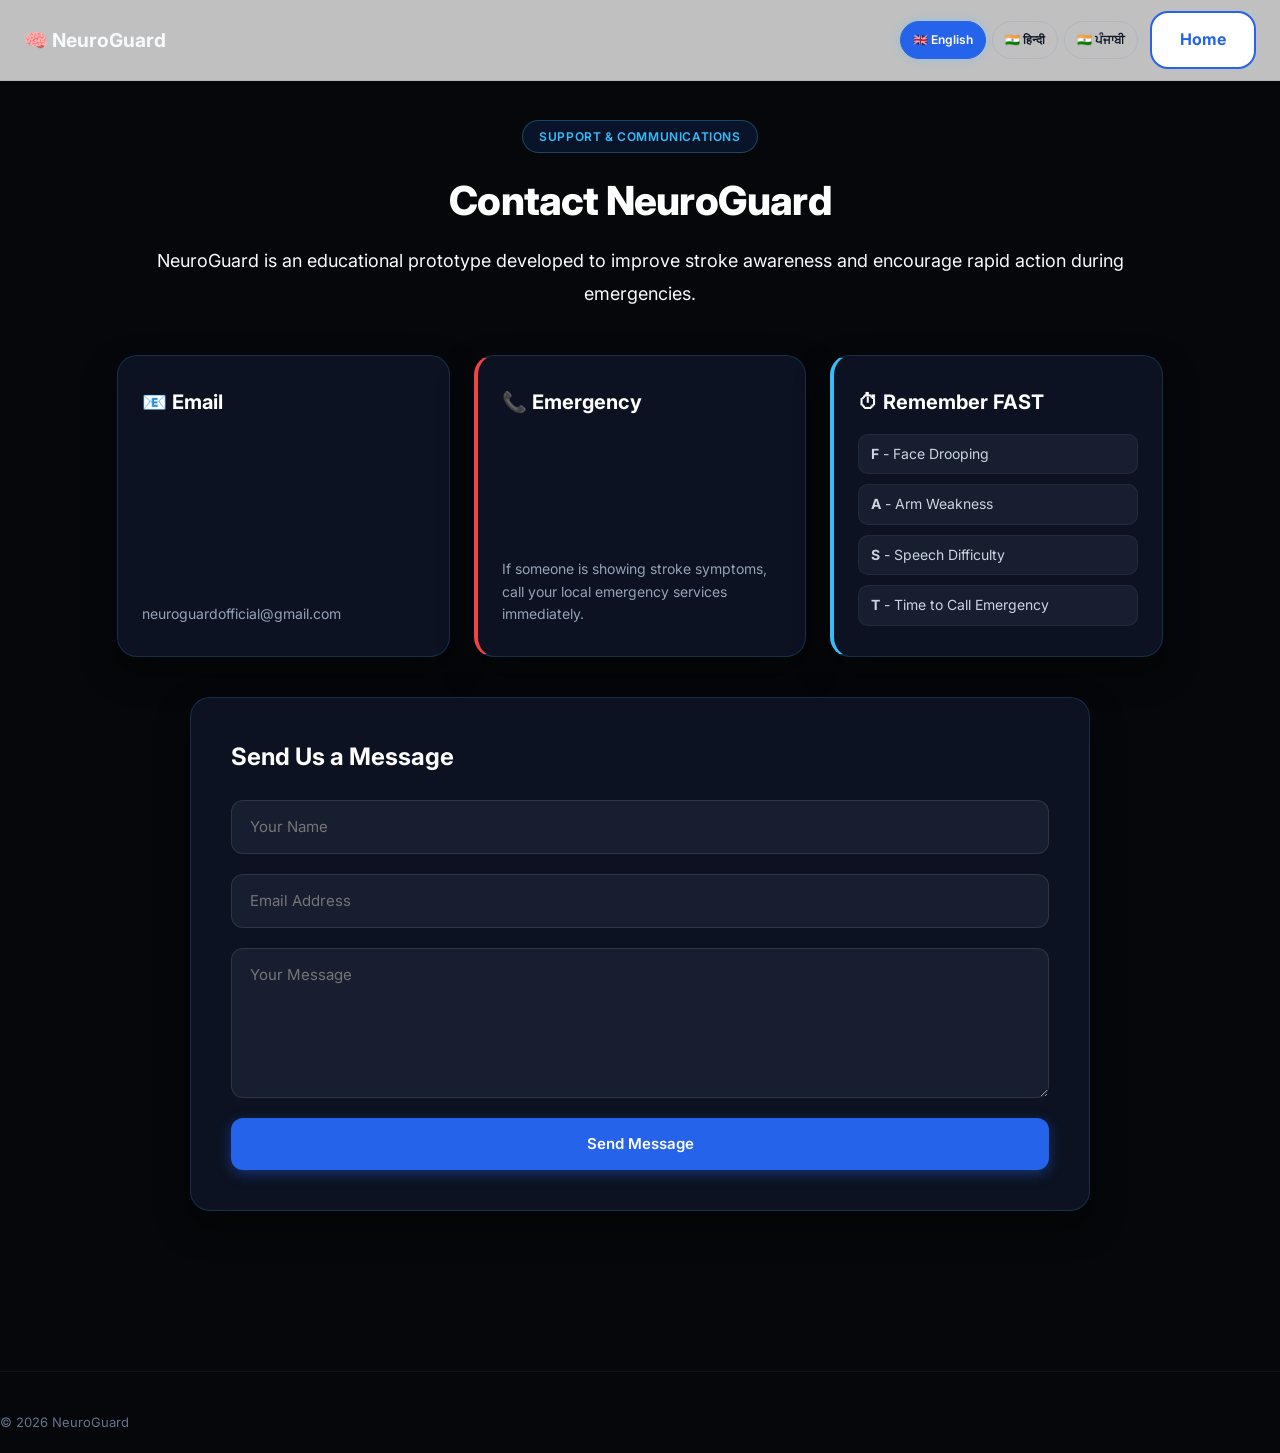
<file: contact.html>
<!DOCTYPE html>
<html lang="en">
<head>
    <meta charset="UTF-8">
    <meta name="viewport" content="width=device-width, initial-scale=1.0">
    <title>Contact | NeuroGuard</title>

    <link rel="stylesheet" href="css/variables.css">
    <link rel="stylesheet" href="css/style.css">
    <link rel="stylesheet" href="css/components.css">
    <link rel="stylesheet" href="css/animations.css">
    <link rel="stylesheet" href="css/responsive.css">
    <link rel="stylesheet" href="css/navbar.css">

    <link rel="preconnect" href="https://fonts.googleapis.com">
    <link href="https://fonts.googleapis.com/css2?family=Inter:wght@300;400;500;600;700;800&display=swap" rel="stylesheet">
    <link rel="manifest" href="manifest.json">

    <meta name="theme-color" content="#2563EB">
    <link rel="apple-touch-icon" href="assets/icon-192.png">

    <!-- GSAP Animation Library -->
    <script src="https://cdnjs.cloudflare.com/ajax/libs/gsap/3.12.2/gsap.min.js"></script>

    <style>
        /* =========================================================
            Enhanced Contact Page Styling & Clinical UI HUD
        ========================================================= */

        :root {
            --bg-main: #05070a;
            --card-bg: rgba(15, 23, 42, 0.75);
            --card-border: rgba(56, 189, 248, 0.18);
            --primary-glow: rgba(37, 99, 235, 0.35);
            --accent-blue: #38bdf8;
            --accent-green: #34d399;
            --accent-red: #ef4444;
        }

        body {
            background-color: var(--bg-main);
            color: #f8fafc;
            font-family: 'Inter', sans-serif;
            overflow-x: hidden;
        }

        /* Contact Page Hero */
        .contact-page {
            max-width: 1200px;
            margin: 0 auto;
            padding: 120px 6% 80px 6%;
        }

        .contact-hero-header {
            text-align: center;
            margin-bottom: 40px;
        }

        .contact-page .badge {
            display: inline-block;
            background: rgba(37, 99, 235, 0.15);
            border: 1px solid rgba(56, 189, 248, 0.3);
            color: var(--accent-blue);
            padding: 6px 16px;
            border-radius: 20px;
            font-size: 12px;
            font-weight: 600;
            letter-spacing: 0.05em;
            margin-bottom: 16px;
            text-transform: uppercase;
        }

        .contact-page h1 {
            font-size: 40px;
            font-weight: 800;
            letter-spacing: -0.02em;
            margin-bottom: 12px;
            color: #ffffff;
        }

        .contact-page > p {
            color: #94a3b8;
            font-size: 16px;
            max-width: 700px;
            margin: 0 auto 40px auto;
            line-height: 1.6;
            text-align: center;
        }

        /* Grid layout for cards */
        .feature-grid {
            display: grid;
            grid-template-columns: repeat(auto-fit, minmax(280px, 1fr));
            gap: 24px;
            margin-bottom: 40px;
        }

        .card {
            background: var(--card-bg);
            border: 1px solid var(--card-border);
            border-radius: 20px;
            padding: 30px 24px;
            backdrop-filter: blur(16px);
            box-shadow: 0 15px 35px rgba(0, 0, 0, 0.4);
            transition: all 0.3s cubic-bezier(0.4, 0, 0.2, 1);
            display: flex;
            flex-direction: column;
            justify-content: space-between;
            position: relative;
            overflow: hidden;
        }

        .card:hover {
            transform: translateY(-4px);
            border-color: rgba(56, 189, 248, 0.4);
            box-shadow: 0 20px 40px rgba(0, 0, 0, 0.6), 0 0 20px rgba(37, 99, 235, 0.2);
        }

        .card h2, .card h3 {
            font-size: 20px;
            font-weight: 700;
            color: #ffffff;
            margin-bottom: 16px;
            display: flex;
            align-items: center;
            gap: 10px;
        }

        .card p {
            color: #94a3b8;
            font-size: 14px;
            line-height: 1.6;
            margin: 0;
        }

        .card a {
            color: var(--accent-blue);
            text-decoration: none;
            font-weight: 600;
        }

        .card a:hover {
            text-decoration: underline;
        }

        /* Fast info list tweaks */
        .fast-mini-list {
            list-style: none;
            padding: 0;
            margin: 0;
            display: flex;
            flex-direction: column;
            gap: 10px;
        }

        .fast-mini-list li {
            padding: 8px 12px;
            background: rgba(30, 41, 59, 0.6);
            border: 1px solid rgba(255, 255, 255, 0.05);
            border-radius: 10px;
            font-size: 14px;
            color: #cbd5e1;
        }

        /* Form Card Customization */
        .form-card {
            background: var(--card-bg);
            border: 1px solid var(--card-border);
            border-radius: 20px;
            padding: 40px;
            backdrop-filter: blur(16px);
            box-shadow: 0 15px 35px rgba(0, 0, 0, 0.4);
            max-width: 900px;
            margin: 0 auto;
        }

        .form-card h2 {
            font-size: 24px;
            font-weight: 700;
            color: #ffffff;
            margin-bottom: 24px;
        }

        .contact-form {
            display: flex;
            flex-direction: column;
            gap: 20px;
        }

        .contact-form input,
        .contact-form textarea {
            width: 100%;
            padding: 14px 18px;
            border: 1px solid rgba(255, 255, 255, 0.1);
            border-radius: 12px;
            font-size: 15px;
            font-family: 'Inter', sans-serif;
            background: rgba(30, 41, 59, 0.6);
            color: #f8fafc;
            transition: all 0.25s ease;
            box-sizing: border-box;
        }

        .contact-form input:focus,
        .contact-form textarea:focus {
            outline: none;
            border-color: var(--accent-blue);
            background: rgba(15, 23, 42, 0.9);
            box-shadow: 0 0 0 3px rgba(56, 189, 248, 0.15);
        }

        .contact-form button {
            background: #2563eb;
            color: #ffffff;
            padding: 14px 24px;
            font-size: 15px;
            font-weight: 600;
            border-radius: 12px;
            cursor: pointer;
            transition: all 0.25s ease;
            border: none;
            box-shadow: 0 4px 14px rgba(37, 99, 235, 0.4);
        }

        .contact-form button:hover {
            background: #1d4ed8;
            transform: translateY(-2px);
            box-shadow: 0 6px 20px rgba(37, 99, 235, 0.6);
        }

        .contact-form button:active {
            transform: scale(0.99);
        }

        footer {
            text-align: center;
            padding: 40px 0 20px 0;
            color: #64748b;
            font-size: 13px;
            border-top: 1px solid rgba(255, 255, 255, 0.05);
            margin-top: 80px;
        }

        @media (max-width: 768px) {
            .contact-page h1 { font-size: 32px; }
            .form-card { padding: 24px; }
        }
    </style>
</head>

<body>

<header>
<nav>
<div class="logo">
    <span>🧠 NeuroGuard</span>
</div>

<div class="nav-actions">
    <div id="languageMenuContainer" class="language-menu-grid"></div>

    <a href="index.html">
        <button class="secondary" id="resultHomeBtn">
            Home
        </button>
    </a>
</div>
</nav>
</header>

<section class="contact-page">

    <div class="contact-hero-header">
        <div class="badge" id="contactBadge">
            Support & Communications
        </div>

        <h1 id="contactTitle">
            Contact NeuroGuard
        </h1>

        <p id="contactDesc">
            NeuroGuard is an advanced educational prototype engineered to improve neurological screening accessibility and encourage rapid action during emergencies.
        </p>
    </div>

    <div class="feature-grid">

        <div class="card">
            <h3 id="emailTitle">
                📧 Direct Email
            </h3>
            <p id="emailText">
                For inquiries, feedback, or collaboration opportunities, reach out directly:<br><br>
                <a href="mailto:neuroguardofficial@gmail.com">neuroguardofficial@gmail.com</a>
            </p>
        </div>

        <div class="card" style="border-left: 4px solid var(--accent-red);">
            <h3 id="emergencyTitle">
                📞 Emergency Protocol
            </h3>
            <p id="emergencyDesc">
                If someone is showing acute stroke or neurological symptoms, do not wait. Call local emergency services immediately.
            </p>
        </div>

        <div class="card" style="border-left: 4px solid var(--accent-blue);">
            <h3 id="fastTitle">
                ⏱ Remember FAST
            </h3>
            <ul class="fast-mini-list" id="fastDescList">
                <li><strong>F</strong> - Face Drooping</li>
                <li><strong>A</strong> - Arm Weakness</li>
                <li><strong>S</strong> - Speech Difficulty</li>
                <li><strong>T</strong> - Time to Call Emergency</li>
            </ul>
        </div>

    </div>

    <div class="form-card">

        <h2 id="messageTitle">
            Send Us a Message
        </h2>

        <form class="contact-form" onsubmit="event.preventDefault(); alert('Thank you! Your message has been simulated successfully.');">

            <input
                type="text"
                id="nameInput"
                placeholder="Your Name"
                required
            >

            <input
                type="email"
                id="emailInput"
                placeholder="Email Address"
                required
            >

            <textarea
                rows="5"
                id="messageInput"
                placeholder="Type your message or feedback here..."
                required
            ></textarea>

            <button
                class="primary"
                type="submit"
                id="sendButton">
                Send Message
            </button>

        </form>

    </div>

</section>

<footer>
    <p id="footerCopyright">
        © 2026 NeuroGuard • AI-Assisted Stroke Awareness Platform
    </p>
</footer>

<script src="js/mobile-menu.js"></script>
<script src="js/navigation.js"></script>
<script src="js/components.js"></script>
<script src="js/app.js"></script>
<script type="module" src="js/language.js"></script>
<script>
if ("serviceWorker" in navigator) {
    window.addEventListener("load", () => {
        navigator.serviceWorker.register("./sw.js")
            .then(() => console.log("Service Worker registered"))
            .catch(err => console.error(err));
    });
}
</script>
</body>
</html>
</file>
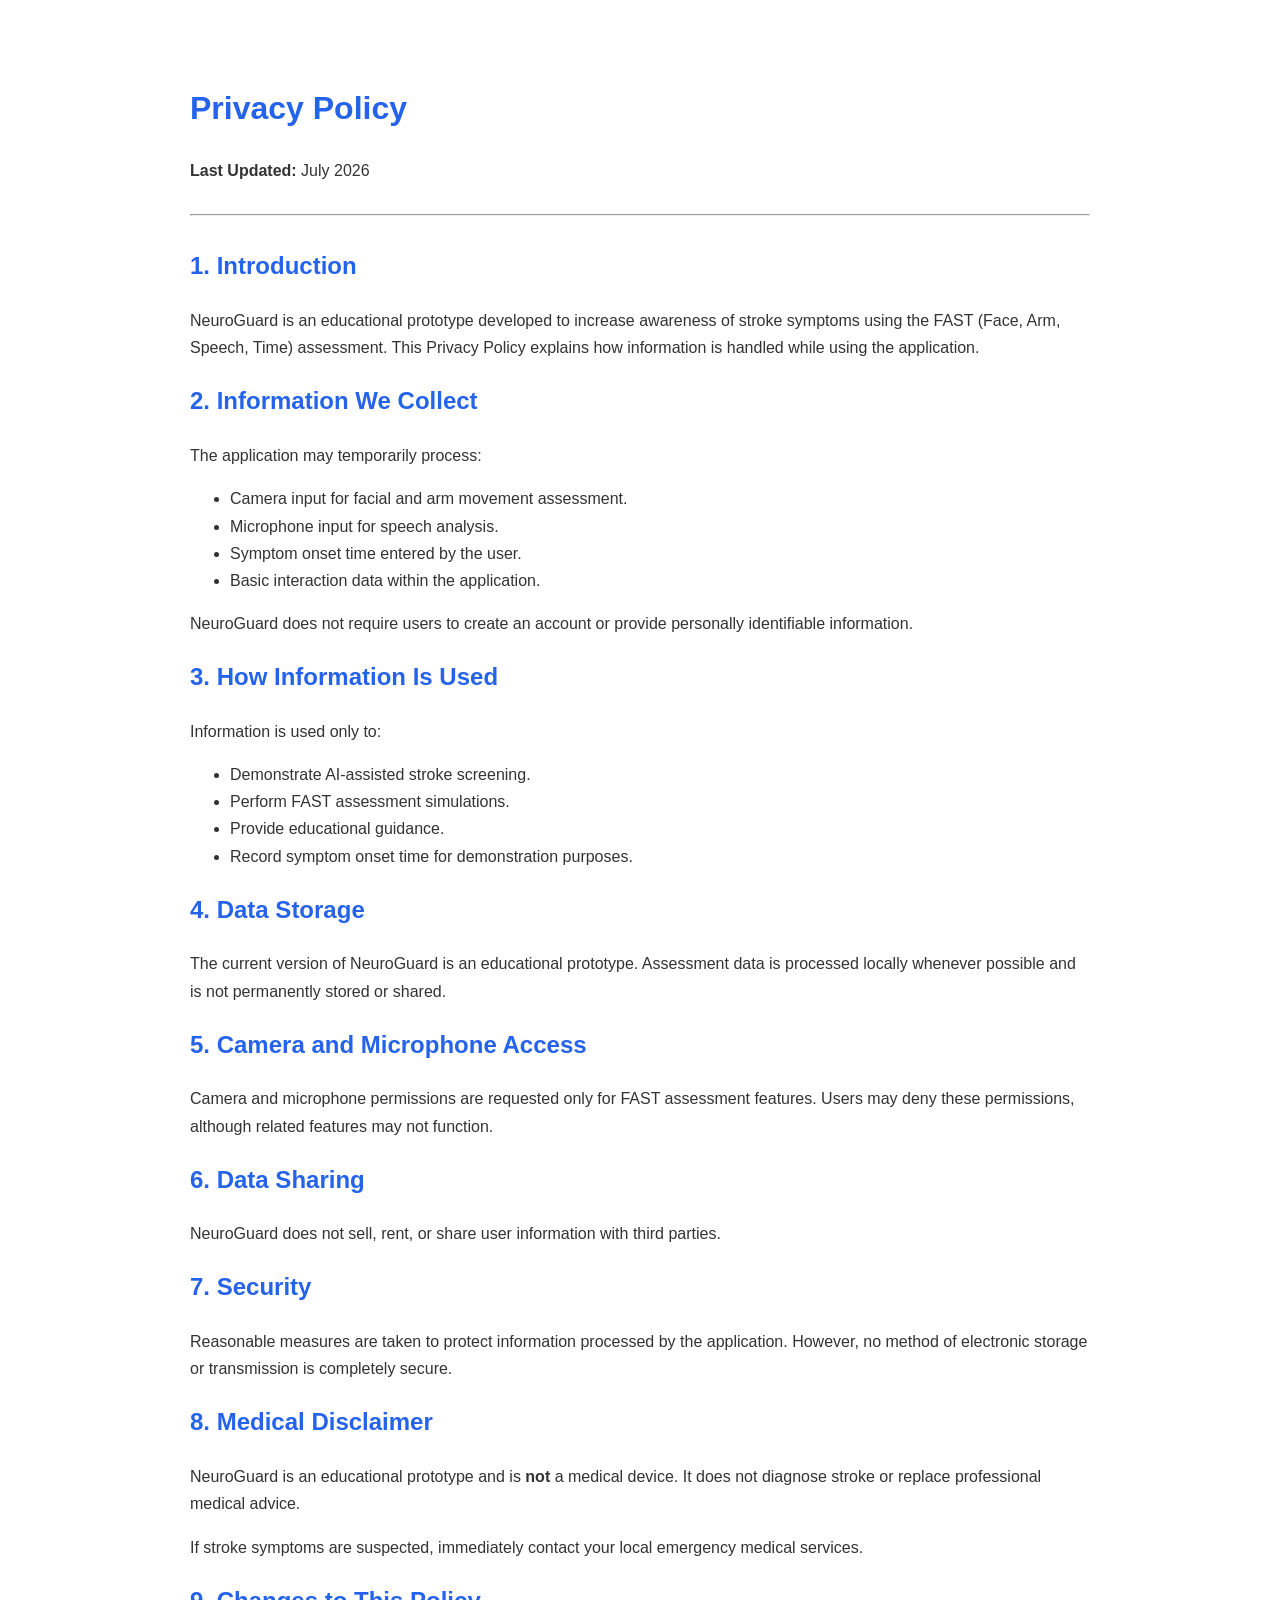
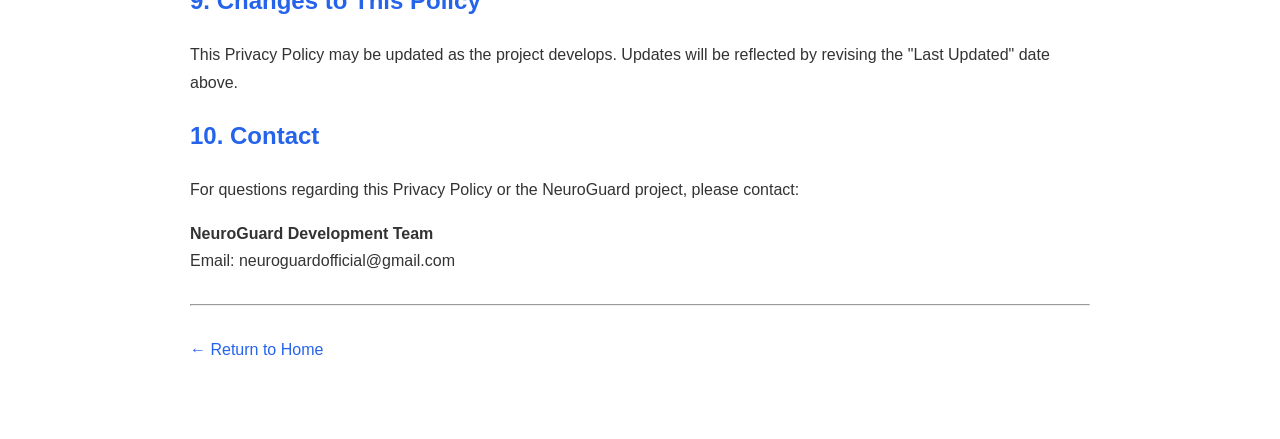
<file: privacy.html>
<!DOCTYPE html>
<html lang="en">
<head>
    <meta charset="UTF-8">
    <meta name="viewport" content="width=device-width, initial-scale=1.0">
    <title>Privacy Policy | NeuroGuard</title>

    <style>
        body{
            font-family: Arial, Helvetica, sans-serif;
            max-width:900px;
            margin:40px auto;
            padding:20px;
            line-height:1.7;
            color:#333;
            background:#fff;
        }

        h1,h2{
            color:#2563eb;
        }

        hr{
            margin:30px 0;
        }

        a{
            color:#2563eb;
            text-decoration:none;
        }

        a:hover{
            text-decoration:underline;
        }
    </style>
    <link rel="manifest" href="manifest.json">

<meta name="theme-color" content="#2563EB">

<link rel="apple-touch-icon" href="assets/icon-192.png">
</head>
<body>

<h1>Privacy Policy</h1>

<p><strong>Last Updated:</strong> July 2026</p>

<hr>

<h2>1. Introduction</h2>

<p>
NeuroGuard is an educational prototype developed to increase awareness of stroke symptoms using the FAST (Face, Arm, Speech, Time) assessment. This Privacy Policy explains how information is handled while using the application.
</p>

<h2>2. Information We Collect</h2>

<p>The application may temporarily process:</p>

<ul>
    <li>Camera input for facial and arm movement assessment.</li>
    <li>Microphone input for speech analysis.</li>
    <li>Symptom onset time entered by the user.</li>
    <li>Basic interaction data within the application.</li>
</ul>

<p>
NeuroGuard does not require users to create an account or provide personally identifiable information.
</p>

<h2>3. How Information Is Used</h2>

<p>Information is used only to:</p>

<ul>
    <li>Demonstrate AI-assisted stroke screening.</li>
    <li>Perform FAST assessment simulations.</li>
    <li>Provide educational guidance.</li>
    <li>Record symptom onset time for demonstration purposes.</li>
</ul>

<h2>4. Data Storage</h2>

<p>
The current version of NeuroGuard is an educational prototype. Assessment data is processed locally whenever possible and is not permanently stored or shared.
</p>

<h2>5. Camera and Microphone Access</h2>

<p>
Camera and microphone permissions are requested only for FAST assessment features. Users may deny these permissions, although related features may not function.
</p>

<h2>6. Data Sharing</h2>

<p>
NeuroGuard does not sell, rent, or share user information with third parties.
</p>

<h2>7. Security</h2>

<p>
Reasonable measures are taken to protect information processed by the application. However, no method of electronic storage or transmission is completely secure.
</p>

<h2>8. Medical Disclaimer</h2>

<p>
NeuroGuard is an educational prototype and is <strong>not</strong> a medical device. It does not diagnose stroke or replace professional medical advice.
</p>

<p>
If stroke symptoms are suspected, immediately contact your local emergency medical services.
</p>

<h2>9. Changes to This Policy</h2>

<p>
This Privacy Policy may be updated as the project develops. Updates will be reflected by revising the "Last Updated" date above.
</p>

<h2>10. Contact</h2>

<p>
For questions regarding this Privacy Policy or the NeuroGuard project, please contact:
</p>

<p>
<strong>NeuroGuard Development Team</strong><br>
Email: neuroguardofficial@gmail.com
</p>

<hr>

<p>
<a href="index.html">← Return to Home</a>
</p>
<script>
if ("serviceWorker" in navigator) {
    window.addEventListener("load", () => {
        navigator.serviceWorker.register("./sw.js")
            .then(() => console.log("Service Worker registered"))
            .catch(err => console.error(err));
    });
}
</script>
</body>
</html>
</file>
<file: css/variables.css>
/* ==========================================================
   NeuroGuard - variables.css
   Design System
   ========================================================== */

:root {

  /* ========================================
     BRAND COLORS
  ======================================== */

  --primary: #2563eb;
  --primary-dark: #1d4ed8;
  --primary-light: #60a5fa;

  --secondary: #06b6d4;
  --secondary-light: #67e8f9;

  --accent: #14b8a6;
  --accent-light: #5eead4;

  --danger: #ef4444;
  --warning: #f59e0b;
  --success: #22c55e;

  /* ========================================
     LIGHT THEME
  ======================================== */

  --bg: #f8fafc;
  --surface: #ffffff;
  --surface-hover: #f1f5f9;

  --text: #111827;
  --text-secondary: #475569;
  --text-muted: #94a3b8;

  --border: #e2e8f0;
  --divider: #cbd5e1;

  /* ========================================
     SHADOWS
  ======================================== */

  --shadow-xs: 0 2px 6px rgba(0,0,0,.04);

  --shadow-sm:
      0 4px 12px rgba(15,23,42,.08);

  --shadow-md:
      0 10px 25px rgba(15,23,42,.10);

  --shadow-lg:
      0 18px 45px rgba(15,23,42,.14);

  --shadow-xl:
      0 30px 70px rgba(15,23,42,.18);

  /* Glass */

  --glass:
      rgba(255,255,255,.72);

  --glass-border:
      rgba(255,255,255,.35);

  --backdrop: blur(18px);

  /* ========================================
     BORDER RADIUS
  ======================================== */

  --radius-xs: 6px;
  --radius-sm: 10px;
  --radius-md: 16px;
  --radius-lg: 22px;
  --radius-xl: 30px;
  --radius-pill: 999px;

  /* ========================================
     SPACING
  ======================================== */

  --space-1: .25rem;
  --space-2: .5rem;
  --space-3: .75rem;
  --space-4: 1rem;
  --space-5: 1.5rem;
  --space-6: 2rem;
  --space-7: 3rem;
  --space-8: 4rem;
  --space-9: 6rem;

  /* ========================================
     TYPOGRAPHY
  ======================================== */

  --font:
      "Inter",
      "Segoe UI",
      Roboto,
      Helvetica,
      Arial,
      sans-serif;

  --font-heading:
      "Poppins",
      "Inter",
      sans-serif;

  --fs-xs: .75rem;
  --fs-sm: .875rem;
  --fs-base: 1rem;
  --fs-lg: 1.125rem;
  --fs-xl: 1.35rem;
  --fs-2xl: 2rem;
  --fs-3xl: 3rem;
  --fs-4xl: 4rem;
  --fs-5xl: 5rem;

  --fw-light: 300;
  --fw-normal: 400;
  --fw-medium: 500;
  --fw-semibold: 600;
  --fw-bold: 700;
  --fw-black: 900;

  --lh: 1.6;

  /* ========================================
     LAYOUT
  ======================================== */

  --navbar-height: 82px;

  --container: 1280px;

  --section-padding:
      100px 8%;

  --card-padding: 32px;

  /* ========================================
     BUTTONS
  ======================================== */

  --btn-height: 52px;
  --btn-radius: 14px;

  /* ========================================
     TRANSITIONS
  ======================================== */

  --transition-fast: .2s ease;

  --transition:
      .35s cubic-bezier(.4,0,.2,1);

  --transition-slow:
      .6s cubic-bezier(.22,1,.36,1);

  /* ========================================
     Z-INDEX
  ======================================== */

  --z-loader: 99999;
  --z-modal: 9999;
  --z-navbar: 1000;
  --z-dropdown: 900;

}


/* ==========================================================
   DARK MODE
   ========================================================== */

[data-theme="dark"] {

  --bg: #0f172a;

  --surface: #172033;

  --surface-hover: #1f2937;

  --text: #f8fafc;

  --text-secondary: #cbd5e1;

  --text-muted: #94a3b8;

  --border: #334155;

  --divider: #475569;

  --glass:
      rgba(17,24,39,.70);

  --glass-border:
      rgba(255,255,255,.08);

  --shadow-sm:
      0 6px 18px rgba(0,0,0,.35);

  --shadow-md:
      0 12px 28px rgba(0,0,0,.42);

  --shadow-lg:
      0 22px 60px rgba(0,0,0,.50);

}


/* ==========================================================
   GLOBAL RESETS
   ========================================================== */

*,
*::before,
*::after{
    margin:0;
    padding:0;
    box-sizing:border-box;
}

html{
    scroll-behavior:smooth;
}

body{

    background:var(--bg);

    color:var(--text);

    font-family:var(--font);

    line-height:var(--lh);

    transition:
        background var(--transition),
        color var(--transition);

}

img{

    display:block;

    max-width:100%;

}

button{

    font:inherit;

    cursor:pointer;

}

input,
textarea{

    font:inherit;

}

a{

    color:inherit;

    text-decoration:none;

}

ul{

    list-style:none;

}

.container{

    width:min(100% - 2rem,var(--container));

    margin-inline:auto;

}
</file>
<file: css/style.css>
/* =========================================================
   NeuroGuard
   Main Stylesheet
========================================================= */

*{
    margin:0;
    padding:0;
    box-sizing:border-box;
}

html{
    scroll-behavior:smooth;
}

body{

    font-family:'Inter',sans-serif;

    background:var(--bg);

    color:var(--text);

    overflow-x:hidden;

    transition:.35s;

}

/* ===========================
Scrollbar
=========================== */

::-webkit-scrollbar{
    width:10px;
}

::-webkit-scrollbar-track{
    background:var(--bg-secondary);
}

::-webkit-scrollbar-thumb{
    background:var(--primary);
    border-radius:20px;
}

/* ===========================
Loader
=========================== */

.loading-screen{
    position: fixed;
    inset: 0;
    background: var(--bg);
    display: flex;
    flex-direction: column;
    justify-content: center;
    align-items: center;
    gap: 30px;
    z-index: 99999;

    opacity: 1;
    visibility: visible;

    transition:
        opacity .7s ease,
        visibility .7s ease,
        transform .7s cubic-bezier(.22,1,.36,1);
}

.loading-screen.hide{
    opacity: 0;
    visibility: hidden;
    transform: scale(1.03);
    pointer-events: none;
}
.loader-logo img{

    width:85px;

}

.loader-text{

    font-size:18px;

    font-weight:600;

    color:var(--text);

}

.loader-bar{

    width:220px;

    height:8px;

    border-radius:30px;

    overflow:hidden;

    background:#e8edf6;

}

.loader-bar::before{

    content:"";

    display:block;

    width:40%;

    height:100%;

    background:linear-gradient(90deg,var(--primary),var(--secondary));

    animation:loading 1.2s infinite;

}

@keyframes loading{

0%{transform:translateX(-100%);}

100%{transform:translateX(280%);}

}

/* ===========================
Skeleton
=========================== */

#skeleton{

    display:none;

    padding:30px;

}

.skeleton-navbar,
.skeleton-text,
.skeleton-image{

    border-radius:18px;

    background:linear-gradient(
        90deg,
        #eef2f6 25%,
        #f8fafc 50%,
        #eef2f6 75%
    );

    background-size:300%;

    animation:skeleton 1.3s infinite;

}

.skeleton-navbar{

    width:100%;

    height:70px;

    margin-bottom:30px;

}

.skeleton-text{

    width:60%;

    height:30px;

    margin-bottom:15px;

}

.skeleton-text.short{

    width:35%;

}

.skeleton-image{

    width:100%;

    height:350px;

    margin-top:35px;

}

@keyframes skeleton{

   
0%{background-position:100% 0;}

100%{background-position:-100% 0;}

}

/* ===========================
Navbar
=========================== */



/* ===========================
Buttons
=========================== */

button{

    cursor:pointer;

    border:none;

    font-family:inherit;

    transition:.3s;

}

.primary{

    background:linear-gradient(
        135deg,
        var(--primary),
        var(--secondary)
    );

    color:white;

    padding:14px 28px;

    border-radius:18px;

    font-size:15px;

    font-weight:700;

    box-shadow:0 12px 35px rgba(37,99,235,.25);

}

.primary:hover{

    transform:translateY(-3px);

}

.secondary{

    background:white;

    color:var(--primary);

    border:2px solid var(--primary);

    padding:14px 28px;

    border-radius:18px;

    font-weight:700;

}

.secondary:hover{

    background:var(--primary);

    color:white;

}

/* ===========================
Sections
=========================== */

section{

    padding:90px 8%;

}

section h2{

    font-size:42px;

    margin-bottom:18px;

    font-weight:800;

}

section p{

    font-size:18px;

    color:var(--text-light);

    line-height:1.8;

}

/* ===========================
Hero
=========================== */

#home{

    display:grid;

    grid-template-columns:1.1fr 1fr;

    align-items:center;

    gap:60px;

    min-height:90vh;

}

.hero-left h1{

    font-size:66px;

    line-height:1.1;

    margin:20px 0;

}

.hero-left p{

    margin:25px 0;

}

.badge{

    display:inline-flex;

    padding:10px 18px;

    border-radius:100px;

    background:#e8f0ff;

    color:var(--primary);

    font-weight:700;

}

.hero-buttons{

    display:flex;

    gap:20px;

    margin:35px 0;

}

.hero-right{

    display:flex;

    justify-content:center;

}

.hero-right img{

    width:420px;

    animation:float 5s ease-in-out infinite;

    filter:drop-shadow(0 30px 45px rgba(0,0,0,.12));

}

@keyframes float{

50%{

transform:translateY(-12px);

}

}

.hero-stats{

    display:flex;

    gap:30px;

    margin-top:45px;

}

.hero-stats div{

    background:white;

    padding:22px;

    border-radius:20px;

    box-shadow:0 12px 40px rgba(0,0,0,.05);

    min-width:150px;

}

.hero-stats h2{

    color:var(--primary);

    margin-bottom:5px;

}

/* ===========================
Cards
=========================== */

.feature-grid,
.tech-grid,
.three-cards{

    display:grid;

    grid-template-columns:repeat(auto-fit,minmax(250px,1fr));

    gap:30px;

    margin-top:45px;

}

.card{

    background:white;

    border-radius:24px;

    padding:35px;

    box-shadow:0 15px 45px rgba(0,0,0,.05);

    transition:.35s;

}

.card:hover{

    transform:translateY(-10px);

    box-shadow:0 25px 55px rgba(0,0,0,.12);

}

.card img{

    width:200px;
    height:200px;

    margin-bottom:25px;

}

.card h3{

    margin-bottom:12px;

}

/* ===========================
Timeline
=========================== */

.timeline{

    display:flex;

    justify-content:space-between;

    align-items:center;

    gap:15px;

    margin-top:50px;

    font-weight:700;

    font-size:18px;

}

.timeline div{

    background:white;

    flex:1;

    text-align:center;

    padding:24px;

    border-radius:18px;

    box-shadow:0 10px 35px rgba(0,0,0,.05);

}

/* ===========================
Technology
=========================== */

.tech-grid div{

    background:white;

    text-align:center;

    padding:25px;

    border-radius:18px;

    font-weight:700;

    box-shadow:0 10px 30px rgba(0,0,0,.05);

}

/* ===========================
CTA
=========================== */

.cta{

    text-align:center;

}

.cta h2{

    margin-bottom:20px;

}

.cta p{

    max-width:700px;

    margin:auto;

    margin-bottom:35px;

}

/* ===========================
Footer
=========================== */

footer{

    background:var(--bg-secondary);

    padding:70px 8%;

    display:flex;

    justify-content:space-between;

    flex-wrap:wrap;

    gap:40px;

}

footer a{

    display:block;

    margin-top:10px;

    color:var(--text-light);

    text-decoration:none;

}

footer a:hover{

    color:var(--primary);

}

/* ===========================
Dark Mode
=========================== */

[data-theme="dark"] nav{

    background:rgba(18,22,30,.85);

}

[data-theme="dark"] .card,
[data-theme="dark"] .hero-stats div,
[data-theme="dark"] .timeline div,
[data-theme="dark"] .tech-grid div{

    background:var(--card);

}

/* =========================
   Comparison Table
========================= */

.comparison-table table{
    width:100%;
    border-collapse:collapse;
}

.comparison-table th,
.comparison-table td{
    border:1px solid #ddd;
    padding:14px;
    text-align:center;
    background:#ffffff;
    color:#222;
}

.comparison-table th{
    background:#2c7be5;
    color:white;
}

/* =========================
   Dark Mode Fix
========================= */

html[data-theme="dark"] .comparison-table table{
    background:#1e1e1e;
}

html[data-theme="dark"] .comparison-table th{
    background:#2563eb;
    color:#fff;
}

html[data-theme="dark"] .comparison-table td{
    background:#252525;
    color:#fff;
    border-color:#444;
}
.profile-button{

    width:48px;
    height:48px;

    border-radius:50%;

    background:#0b6e4f;

    color:white;

    display:flex;
    justify-content:center;
    align-items:center;

    font-size:22px;
    font-weight:bold;

    cursor:pointer;

    transition:.25s;

}

.profile-button:hover{

    transform:scale(1.08);

    box-shadow:0 6px 15px rgba(11,110,79,.35);

}
/* ================= PROFILE OVERLAY ================= */

.profile-overlay{

    position:fixed;

    inset:0;

    background:rgba(0,0,0,.35);

    display:flex;
    justify-content:flex-end;

    opacity:0;
    visibility:hidden;

    transition:.3s ease;

    z-index:9999;

}

.profile-overlay.show{

    opacity:1;
    visibility:visible;

}

.profile-panel{

    width:380px;
    max-width:90%;

    height:100%;

    background:white;

    padding:30px;

    transform:translateX(100%);

    transition:.3s ease;

    box-shadow:-5px 0 25px rgba(0,0,0,.15);

}

.profile-overlay.show .profile-panel{

    transform:translateX(0);

}

.close-profile{

    float:right;

    border:none;
    background:none;

    font-size:26px;

    cursor:pointer;

}
.profile-header{

    text-align:center;
    margin-top:40px;
    margin-bottom:30px;

}

.profile-avatar{

    width:100px;
    height:100px;

    margin:auto;

    border-radius:50%;

    background:#0b6e4f;

    color:white;

    display:flex;
    justify-content:center;
    align-items:center;

    font-size:48px;

    margin-bottom:15px;

}

.profile-header h2{

    margin:10px 0 5px;

}

.profile-header p{

    color:#666;

}

.profile-menu{

    margin-top:30px;

    display:flex;
    flex-direction:column;
    gap:15px;

}

.profile-option{

    width:100%;

    padding:15px;

    border:none;

    border-radius:10px;

    background:#f4f4f4;

    text-align:left;

    font-size:16px;

    cursor:pointer;

    transition:.2s;

}

.profile-option:hover{

    background:#e8e8e8;

}

.logout{

    background:#ffe5e5;

    color:#c62828;

}

.logout:hover{

    background:#ffd2d2;

}
.patient-card{

    margin:25px 0;

    padding:18px;

    background:#f8fafc;

    border-radius:12px;

}

.patient-card h3{

    margin-bottom:18px;

    color:#0b6e4f;

}

.patient-row{

    display:flex;

    justify-content:space-between;

    align-items:center;

    padding:10px 0;

    border-bottom:1px solid #e5e7eb;

}

.patient-row:last-child{

    border-bottom:none;

}

.patient-row span:last-child{

    font-weight:600;

}
.health-page{

    max-width:900px;

    margin:60px auto;

    padding:20px;

}

.back-button{

    text-decoration:none;

    color:#0b6e4f;

    font-weight:600;

}

.health-page h1{

    margin-top:20px;

    font-size:38px;

}

.subtitle{

    color:#666;

    margin-bottom:30px;

}

.health-card{

    background:white;

    border-radius:18px;

    padding:30px;

    margin-bottom:25px;

    box-shadow:0 8px 30px rgba(0,0,0,.08);

}

.health-card h2{

    margin-bottom:25px;

}

.health-card label{

    display:block;

    font-weight:600;

    margin:20px 0 8px;

}

.health-card input,
.health-card textarea,
.health-card select{

    width:100%;

    padding:12px;

    border:1px solid #dcdcdc;

    border-radius:10px;

    font-size:15px;

    font-family:inherit;

}

.health-card textarea{

    resize:vertical;

}

.toggle-row{

    display:flex;

    justify-content:space-between;

    align-items:center;

    padding:16px 0;

    border-bottom:1px solid #eee;

}

.switch{

    position:relative;

    display:inline-block;

    width:56px;

    height:30px;

}

.switch input{

    opacity:0;

    width:0;

    height:0;

}
.slider{

    position:absolute;

    inset:0;

    background:#cbd5e1;

    border-radius:30px;

    transition:.3s;

    cursor:pointer;

}

.slider:before{

    content:"";

    position:absolute;

    width:24px;

    height:24px;

    left:3px;

    bottom:3px;

    background:white;

    border-radius:50%;

    transition:.3s;

    box-shadow:0 2px 6px rgba(0,0,0,.25);

}

.switch input:checked + .slider{

    background:#0b6e4f;

}

.switch input:checked + .slider:before{

    transform:translateX(26px);

}

.save-btn{

    width:100%;

    margin-top:20px;

    padding:15px;

    font-size:17px;

}
.condition-list{

    display:flex;
    flex-wrap:wrap;
    gap:10px;

    margin:18px 0;

}

.condition-chip{

    padding:10px 16px;

    border-radius:999px;

    background:#eef5ff;

    border:1px solid #b8d4ff;

    font-weight:600;

}

.disclaimer-text{

    margin-top:18px;

    font-size:.92rem;

    opacity:.8;

    line-height:1.6;

}
.progress-container{
    width:100%;
    height:10px;
    background:#ddd;
    border-radius:20px;
    overflow:hidden;
}

.progress-fill{
    height:100%;
    width:25%;
    background:linear-gradient(90deg,#00c6ff,#0072ff);
    transition:width .4s ease;
}
/* =========================================================
   NeuroGuard - Living Digital Brain Hero Styles (10/10)
========================================================= */

#home {
    position: relative;
    display: flex;
    align-items: center;
    justify-content: flex-start;
    min-height: 100vh;
    padding: 120px 8% 80px 8%;
    background: #05070a;
    overflow: hidden;
    color: #f8fafc;
}

#neural-canvas-container {
    position: absolute;
    inset: 0;
    z-index: 1;
}

/* Faint Background EEG / ECG Lines Grid */
.eeg-grid-overlay {
    position: absolute;
    inset: 0;
    background-image: linear-gradient(rgba(37, 99, 235, 0.03) 1px, transparent 1px),
                      linear-gradient(90deg, rgba(37, 99, 235, 0.03) 1px, transparent 1px);
    background-size: 60px 60px;
    z-index: 2;
    pointer-events: none;
    mask-image: radial-gradient(circle at 70% 50%, black 30%, transparent 80%);
}

/* Holographic Glass Card Tooltips */
.neural-glass-card {
    position: absolute;
    top: 28%;
    right: 12%;
    width: 280px;
    background: rgba(15, 23, 42, 0.75);
    border: 1px solid rgba(56, 189, 248, 0.3);
    padding: 20px;
    border-radius: 16px;
    backdrop-filter: blur(14px);
    z-index: 10;
    box-shadow: 0 20px 40px rgba(0, 0, 0, 0.5), 0 0 20px rgba(37, 99, 235, 0.2);
    transition: opacity 0.3s ease, transform 0.3s ease;
    pointer-events: none;
}

.neural-glass-card.hidden {
    opacity: 0;
    transform: translateY(10px);
    visibility: hidden;
}

.hologram-header {
    display: flex;
    align-items: center;
    gap: 10px;
    margin-bottom: 8px;
}

.pulse-dot {
    width: 10px;
    height: 10px;
    background: #38bdf8;
    border-radius: 50%;
    box-shadow: 0 0 10px #38bdf8;
    animation: pulse-ring 1.5s infinite;
}

@keyframes pulse-ring {
    0% { transform: scale(0.95); box-shadow: 0 0 0 0 rgba(56, 189, 248, 0.7); }
    70% { transform: scale(1); box-shadow: 0 0 0 10px rgba(56, 189, 248, 0); }
    100% { transform: scale(0.95); box-shadow: 0 0 0 0 rgba(56, 189, 248, 0); }
}

.hologram-header h4 {
    color: #ffffff;
    font-size: 16px;
    font-weight: 700;
}

.neural-glass-card p {
    font-size: 13px !important;
    color: #94a3b8 !important;
    margin-bottom: 14px !important;
    line-height: 1.5 !important;
}

.hologram-stats {
    display: flex;
    justify-content: space-between;
    font-size: 12px;
    color: #64748b;
    border-top: 1px solid rgba(255, 255, 255, 0.08);
    padding-top: 10px;
}

.text-glow {
    color: #38bdf8;
    text-shadow: 0 0 8px rgba(56, 189, 248, 0.6);
}

/* Periodic Medical MRI Scan Sweep Line */
.mri-scan-line {
    position: absolute;
    top: 0;
    left: 0;
    width: 100%;
    height: 3px;
    background: linear-gradient(90deg, transparent, #38bdf8, #60a5fa, transparent);
    box-shadow: 0 0 25px #38bdf8, 0 0 50px #2563eb;
    z-index: 5;
    opacity: 0;
    pointer-events: none;
}

@keyframes mriScanSweep {
    0% { top: 10%; opacity: 0; }
    15% { opacity: 0.9; }
    85% { opacity: 0.9; }
    100% { top: 90%; opacity: 0; }
}

/* Foreground Hero Text */
.hero-content-wrapper {
    position: relative;
    z-index: 6;
    max-width: 620px;
    pointer-events: auto;
}

.telegraphic-text {
    font-size: 54px;
    font-weight: 800;
    line-height: 1.15;
    margin: 20px 0;
    color: #ffffff;
    letter-spacing: -0.02em;
}

.transmission-cursor {
    display: inline-block;
    width: 4px;
    height: 48px;
    background: var(--primary);
    margin-left: 4px;
    vertical-align: middle;
    animation: blink-cursor 0.8s infinite;
}

@keyframes blink-cursor {
    0%, 100% { opacity: 1; }
    50% { opacity: 0; }
}

#home p {
    color: #94a3b8;
    font-size: 16px;
    line-height: 1.7;
    margin-bottom: 25px;
}

/* Stats Cards */
.hero-stats {
    display: flex;
    gap: 18px;
    margin-top: 35px;
}

.hero-stats div {
    background: rgba(15, 23, 42, 0.65);
    border: 1px solid rgba(255, 255, 255, 0.08);
    padding: 16px 18px;
    border-radius: 14px;
    backdrop-filter: blur(10px);
    min-width: 135px;
}

.hero-stats h2 {
    color: #38bdf8;
    font-size: 20px;
    margin-bottom: 4px;
}

.hero-stats p {
    font-size: 12px !important;
    margin: 0 !important;
    color: #64748b !important;
}

@media (max-width: 968px) {
    #home {
        padding: 100px 5% 60px 5%;
        justify-content: center;
        text-align: center;
    }
    .hero-content-wrapper {
        max-width: 100%;
    }
    .hero-stats {
        justify-content: center;
        flex-wrap: wrap;
    }
    .telegraphic-text {
        font-size: 38px;
    }
    .neural-glass-card {
        display: none; /* Hide interactive HUD on smaller mobile viewports for clean layout */
    }
}
/* =========================================================
   NeuroGuard - Scannable Glass HUD & Professional Styles
========================================================= */

.loading-screen {
    position: fixed;
    inset: 0;
    background: #05070a;
    display: flex;
    flex-direction: column;
    align-items: center;
    justify-content: center;
    z-index: 999999;
    transition: opacity 0.5s ease;
}

.loader-logo img {
    width: 64px;
    height: 64px;
    margin-bottom: 20px;
}

.loader-text {
    color: #94a3b8;
    font-size: 14px;
    font-weight: 500;
    margin-bottom: 15px;
    letter-spacing: 0.05em;
}

.loader-bar {
    width: 180px;
    height: 3px;
    background: rgba(255, 255, 255, 0.1);
    border-radius: 3px;
    overflow: hidden;
    position: relative;
}

.loader-progress {
    position: absolute;
    inset: 0;
    width: 0%;
    background: #38bdf8;
    transition: width 0.2s ease;
}

.hero-split-container {
    display: flex;
    align-items: center;
    justify-content: space-between;
    min-height: 100vh;
    padding: 100px 6% 60px 6%;
    background: #05070a;
    gap: 40px;
    position: relative;
    overflow: hidden;
}

.hero-left-col {
    flex: 0 0 42%;
    z-index: 5;
}

.telegraphic-text {
    font-size: 46px;
    font-weight: 800;
    line-height: 1.15;
    margin: 18px 0;
    color: #ffffff;
    letter-spacing: -0.02em;
}

.transmission-cursor {
    display: inline-block;
    width: 3px;
    height: 40px;
    background: var(--primary);
    margin-left: 4px;
    vertical-align: middle;
    animation: blink-cursor 0.8s infinite;
}

@keyframes blink-cursor {
    0%, 100% { opacity: 1; }
    50% { opacity: 0; }
}

.hero-left-col p {
    color: #94a3b8;
    font-size: 15px;
    line-height: 1.6;
    margin-bottom: 20px;
}

.disease-mode-toolbar {
    display: flex;
    align-items: center;
    gap: 8px;
    margin-bottom: 25px;
    flex-wrap: wrap;
}

.toolbar-label {
    font-size: 13px;
    color: #64748b;
    font-weight: 600;
    margin-right: 4px;
}

.mode-pill {
    background: rgba(30, 41, 59, 0.7);
    border: 1px solid rgba(255, 255, 255, 0.1);
    color: #94a3b8;
    padding: 6px 14px;
    border-radius: 20px;
    font-size: 12px;
    font-weight: 500;
    cursor: pointer;
    transition: all 0.25s ease;
}

.mode-pill:hover, .mode-pill.active {
    background: #2563eb;
    color: #ffffff;
    border-color: #38bdf8;
    box-shadow: 0 0 12px rgba(37, 99, 235, 0.4);
}

.hero-right-col {
    flex: 0 0 54%;
    height: 600px;
    position: relative;
    display: flex;
    align-items: center;
    justify-content: center;
}

#brain-3d-container {
    width: 100%;
    height: 100%;
    position: absolute;
    inset: 0;
}

.reset-camera-btn {
    position: absolute;
    top: 20px;
    left: 20px;
    display: none;
    background: rgba(15, 23, 42, 0.85);
    border: 1px solid rgba(56, 189, 248, 0.4);
    color: #38bdf8;
    padding: 6px 14px;
    border-radius: 8px;
    font-size: 12px;
    font-weight: 600;
    cursor: pointer;
    z-index: 20;
    backdrop-filter: blur(10px);
    transition: all 0.2s ease;
}

.reset-camera-btn:hover {
    background: #2563eb;
    color: #ffffff;
}

/* Scannable Glass HUD Information Panel */
.side-hud-panel {
    position: absolute;
    right: 20px;
    top: 50%;
    transform: translateY(-50%);
    width: 310px;
    background: rgba(15, 23, 42, 0.82);
    border: 1px solid rgba(56, 189, 248, 0.3);
    padding: 22px;
    border-radius: 18px;
    backdrop-filter: blur(16px);
    z-index: 10;
    box-shadow: 0 25px 50px rgba(0, 0, 0, 0.6), 0 0 25px rgba(37, 99, 235, 0.15);
    pointer-events: auto;
    transition: all 0.3s ease;
}

.side-hud-panel.default-state {
    border-color: rgba(255, 255, 255, 0.1);
}

.hud-header {
    display: flex;
    align-items: center;
    gap: 10px;
    margin-bottom: 10px;
}

.hud-pulse-dot {
    width: 8px;
    height: 8px;
    background: #38bdf8;
    border-radius: 50%;
    box-shadow: 0 0 10px #38bdf8;
    animation: pulse-ring 1.5s infinite;
}

.hud-header h3 {
    color: #ffffff;
    font-size: 18px;
    font-weight: 700;
}

.hud-desc {
    font-size: 13px !important;
    color: #94a3b8 !important;
    line-height: 1.5 !important;
    margin-bottom: 12px !important;
}

.hud-section-title {
    font-size: 11px;
    text-transform: uppercase;
    letter-spacing: 0.05em;
    color: #38bdf8;
    font-weight: 700;
    margin-top: 12px;
    margin-bottom: 6px;
}

.highlight-eval {
    color: #34d399 !important;
}

/* Scannable Tags Styling */
.scannable-tags {
    display: flex;
    flex-wrap: wrap;
    gap: 6px;
    margin-bottom: 8px;
}

.sc-tag {
    background: rgba(30, 41, 59, 0.8);
    border: 1px solid rgba(255, 255, 255, 0.08);
    color: #cbd5e1;
    padding: 4px 10px;
    border-radius: 6px;
    font-size: 11px;
    font-weight: 500;
}

.sc-tag.check {
    border-color: rgba(52, 211, 153, 0.3);
    color: #34d399;
    background: rgba(52, 211, 153, 0.08);
}

.sc-tag.disorder {
    border-color: rgba(239, 68, 68, 0.3);
    color: #fca5a5;
    background: rgba(239, 68, 68, 0.08);
}

.hero-stats {
    display: flex;
    gap: 16px;
    margin-top: 30px;
}

.hero-stats div {
    background: rgba(15, 23, 42, 0.6);
    border: 1px solid rgba(255, 255, 255, 0.08);
    padding: 14px 16px;
    border-radius: 12px;
    backdrop-filter: blur(10px);
    min-width: 120px;
}

.hero-stats h2 {
    color: #38bdf8;
    font-size: 18px;
    margin-bottom: 2px;
}

.hero-stats p {
    font-size: 11px !important;
    margin: 0 !important;
    color: #64748b !important;
}

@media (max-width: 1024px) {
    .hero-split-container {
        flex-direction: column;
        padding-top: 120px;
        text-align: center;
    }
    .hero-left-col {
        flex: 0 0 100%;
        max-width: 100%;
    }
    .hero-right-col {
        flex: 0 0 100%;
        width: 100%;
        height: 450px;
    }
    .side-hud-panel {
        display: none;
    }
    .disease-mode-toolbar {
        justify-content: center;
    }
    .hero-stats {
        justify-content: center;
    }
}
.language-menu-grid {
    display: flex;
    flex-wrap: wrap;
    gap: 8px;
    align-items: center;
}

.lang-pill {
    background-color: #1e293b;
    color: #94a3b8;
    border: 1px solid #334155;
    padding: 6px 14px;
    border-radius: 16px;
    font-size: 13px;
    font-weight: 500;
    cursor: pointer;
    transition: all 0.2s ease;
}

.lang-pill:hover {
    background-color: #334155;
    color: #f8fafc;
}

.lang-pill.active {
    background-color: #38bdf8;
    color: #0f172a;
    border-color: #38bdf8;
    font-weight: 600;
    box-shadow: 0 0 10px rgba(56, 189, 248, 0.3);
}
</file>
<file: css/components.css>
/* ===========================================
   NeuroGuard - components.css
   Reusable UI Components
=========================================== */

/* ========= CARDS ========= */

.card {
    background: var(--surface);
    border: 1px solid var(--border);
    border-radius: var(--radius-lg);
    padding: 20px;
    box-shadow: var(--shadow-sm);
    transition: var(--transition);
    position: relative;
    overflow: hidden;
}

.card:hover {
    transform: translateY(-5px);
    box-shadow: var(--shadow-lg);
}

.glass-card {
    background: rgba(255,255,255,0.75);
    backdrop-filter: blur(18px);
    -webkit-backdrop-filter: blur(18px);
    border: 1px solid rgba(255,255,255,0.3);
}

.dark .glass-card {
    background: rgba(22,28,36,.72);
}

/* ========= BUTTONS ========= */

.btn {
    display: inline-flex;
    align-items: center;
    justify-content: center;
    gap: .6rem;

    padding: 14px 22px;

    border: none;
    border-radius: var(--radius-md);

    font-size: .95rem;
    font-weight: 600;
    cursor: pointer;

    transition: var(--transition);

    text-decoration: none;
}

.btn-primary {
    background: linear-gradient(
        135deg,
        var(--primary),
        var(--secondary)
    );

    color: white;
}

.btn-primary:hover {
    transform: translateY(-3px);
    box-shadow: var(--shadow-primary);
}

.btn-secondary {
    background: var(--surface);
    color: var(--text-primary);
    border: 1px solid var(--border);
}

.btn-secondary:hover {
    background: var(--surface-hover);
}

.btn-danger {
    background: var(--danger);
    color: white;
}

.btn-success {
    background: var(--success);
    color: white;
}

/* ========= FEATURE CARDS ========= */

.feature-card {

    display: flex;
    gap: 18px;

    padding: 22px;

    border-radius: var(--radius-lg);

    background: var(--surface);

    border: 1px solid var(--border);

    transition: var(--transition);
}

.feature-card:hover {

    transform: translateY(-6px);

    box-shadow: var(--shadow-lg);
}

.feature-icon {

    width: 70px;
    height: 70px;

    border-radius: 18px;

    display: flex;
    align-items: center;
    justify-content: center;

    background: linear-gradient(
        135deg,
        var(--primary),
        var(--secondary)
    );

    color: white;

    font-size: 2rem;

    flex-shrink: 0;
}

.feature-content h3 {

    margin-bottom: 8px;

    color: var(--text-primary);
}

.feature-content p {

    color: var(--text-secondary);

    line-height: 1.6;
}

/* ========= HEALTH METRICS ========= */

.metric {

    padding: 20px;

    background: var(--surface);

    border-radius: var(--radius-lg);

    text-align: center;

    border: 1px solid var(--border);

    transition: var(--transition);
}

.metric:hover {

    transform: scale(1.04);
}

.metric-value {

    font-size: 2rem;

    font-weight: 700;

    color: var(--primary);

    margin-bottom: 5px;
}

.metric-label {

    color: var(--text-secondary);

    font-size: .9rem;
}

/* ========= FAST TEST ========= */

.fast-grid {

    display: grid;

    grid-template-columns: repeat(auto-fit,minmax(220px,1fr));

    gap: 20px;
}

.fast-item {

    padding: 22px;

    background: var(--surface);

    border-radius: var(--radius-lg);

    border-top: 5px solid var(--primary);

    transition: var(--transition);
}

.fast-item:hover {

    transform: translateY(-5px);
}

.fast-letter {

    width: 55px;
    height: 55px;

    border-radius: 50%;

    display: flex;
    align-items: center;
    justify-content: center;

    font-size: 1.4rem;
    font-weight: bold;

    color: white;

    background: var(--primary);

    margin-bottom: 16px;
}

/* ========= STATUS ========= */

.status {

    display: inline-flex;
    align-items: center;
    gap: 8px;

    padding: 6px 14px;

    border-radius: 999px;

    font-size: .8rem;

    font-weight: 600;
}

.status.success {

    background: rgba(16,185,129,.12);

    color: var(--success);
}

.status.warning {

    background: rgba(245,158,11,.12);

    color: var(--warning);
}

.status.danger {

    background: rgba(239,68,68,.12);

    color: var(--danger);
}

/* ========= REPORT SUMMARY ========= */

.report {

    background: var(--surface);

    border-radius: var(--radius-xl);

    padding: 30px;

    border: 1px solid var(--border);
}

.report h2 {

    margin-bottom: 25px;
}

.report-grid {

    display: grid;

    grid-template-columns: repeat(auto-fit,minmax(220px,1fr));

    gap: 18px;
}

.report-item {

    background: var(--background);

    padding: 18px;

    border-radius: var(--radius-md);

    border-left: 5px solid var(--primary);
}

.report-item h4 {

    margin-bottom: 8px;
}

/* ========= EMERGENCY CARD ========= */

.emergency-card {

    background: linear-gradient(
        135deg,
        #ef4444,
        #dc2626
    );

    color: white;

    border-radius: var(--radius-xl);

    padding: 30px;

    position: relative;

    overflow: hidden;
}

.emergency-card::after {

    content: "";

    position: absolute;

    inset: 0;

    background:
    radial-gradient(circle at top right,
    rgba(255,255,255,.2),
    transparent 55%);
}

/* ========= DASHBOARD ========= */

.dashboard-grid {

    display: grid;

    grid-template-columns:
    repeat(auto-fit,minmax(300px,1fr));

    gap: 22px;
}

/* ========= INPUTS ========= */

.input-group {

    display: flex;

    flex-direction: column;

    gap: 8px;
}

.input-group label {

    font-weight: 600;

    color: var(--text-primary);
}

.input-group input,
.input-group textarea,
.input-group select {

    width: 100%;

    padding: 14px 16px;

    border-radius: var(--radius-md);

    border: 1px solid var(--border);

    background: var(--surface);

    color: var(--text-primary);

    transition: var(--transition);
}

.input-group input:focus,
.input-group textarea:focus,
.input-group select:focus {

    border-color: var(--primary);

    outline: none;

    box-shadow: 0 0 0 4px rgba(37,99,235,.15);
}

/* ========= BADGES ========= */

.badge {

    display: inline-flex;

    align-items: center;

    padding: 6px 12px;

    border-radius: 999px;

    background: var(--primary-light);

    color: var(--primary);

    font-size: .8rem;

    font-weight: 600;
}

/* ========= NAVIGATION ========= */

.nav-link {

    padding: 10px 16px;

    border-radius: 10px;

    color: var(--text-secondary);

    transition: var(--transition);
}

.nav-link:hover,
.nav-link.active {

    color: var(--primary);

    background: rgba(37,99,235,.08);
}

/* ========= DIVIDER ========= */

.divider {

    width: 100%;

    height: 1px;

    background: var(--border);

    margin: 25px 0;
}

/* ========= RESPONSIVE ========= */

@media (max-width:768px){

    .feature-card{

        flex-direction:column;
    }

    .dashboard-grid,
    .report-grid,
    .fast-grid{

        grid-template-columns:1fr;
    }

    .btn{

        width:100%;
    }

}
</file>
<file: css/animations.css>
/* =========================================================
   NeuroGuard
   animations.css
========================================================= */

/* ==========================================
   Fade In
========================================== */

@keyframes fadeIn {
    from {
        opacity: 0;
    }
    to {
        opacity: 1;
    }
}

.fade-in {
    animation: fadeIn .8s ease forwards;
}

/* ==========================================
   Fade Up
========================================== */

@keyframes fadeUp {
    from {
        opacity: 0;
        transform: translateY(35px);
    }

    to {
        opacity: 1;
        transform: translateY(0);
    }
}

.fade-up {
    animation: fadeUp .8s ease forwards;
}

/* ==========================================
   Fade Left
========================================== */

@keyframes fadeLeft {

    from {
        opacity:0;
        transform:translateX(40px);
    }

    to{
        opacity:1;
        transform:translateX(0);
    }

}

.fade-left{

    animation:fadeLeft .8s ease forwards;

}

/* ==========================================
   Fade Right
========================================== */

@keyframes fadeRight{

from{

opacity:0;

transform:translateX(-40px);

}

to{

opacity:1;

transform:translateX(0);

}

}

.fade-right{

animation:fadeRight .8s ease forwards;

}

/* ==========================================
   Scale
========================================== */

@keyframes scaleIn{

from{

opacity:0;

transform:scale(.9);

}

to{

opacity:1;

transform:scale(1);

}

}

.scale{

animation:scaleIn .6s ease forwards;

}

/* ==========================================
   Floating
========================================== */

@keyframes floating{

0%,100%{

transform:translateY(0);

}

50%{

transform:translateY(-12px);

}

}

.float{

animation:floating 5s ease-in-out infinite;

}

/* ==========================================
   Pulse
========================================== */

@keyframes pulse{

0%{

transform:scale(1);

box-shadow:0 0 0 0 rgba(37,99,235,.35);

}

70%{

transform:scale(1.05);

box-shadow:0 0 0 22px rgba(37,99,235,0);

}

100%{

transform:scale(1);

box-shadow:0 0 0 0 rgba(37,99,235,0);

}

}

.pulse{

animation:pulse 2.5s infinite;

}

/* ==========================================
   Card Lift
========================================== */

.card{

transition:

transform .35s,

box-shadow .35s,

background .35s;

}

.card:hover{

transform:translateY(-10px);

box-shadow:0 25px 55px rgba(0,0,0,.12);

}

/* ==========================================
   Button Hover
========================================== */

button{

transition:

transform .25s,

box-shadow .25s,

background .3s;

}

button:hover{

transform:translateY(-3px);

}

button:active{

transform:scale(.96);

}

/* ==========================================
   Ripple Effect
========================================== */

.ripple{

position:relative;

overflow:hidden;

}

.ripple::after{

content:"";

position:absolute;

left:50%;

top:50%;

width:0;

height:0;

border-radius:50%;

background:rgba(255,255,255,.45);

transform:translate(-50%,-50%);

transition:.6s;

}

.ripple:active::after{

width:420px;

height:420px;

opacity:0;

}

/* ==========================================
   Navbar Slide
========================================== */

@keyframes navbarDown{

from{

transform:translateY(-100%);

}

to{

transform:translateY(0);

}

}

header{

animation:navbarDown .6s ease;

}

/* ==========================================
   Page Transition
========================================== */

.page{

animation:fadeIn .5s ease;

}

/* ==========================================
   Skeleton Shimmer
========================================== */

@keyframes shimmer{

0%{

background-position:-300px 0;

}

100%{

background-position:300px 0;

}

}

.skeleton{

background:

linear-gradient(
90deg,
#eceff3 25%,
#f7f8fa 50%,
#eceff3 75%
);

background-size:600px;

animation:shimmer 1.3s infinite;

}

/* ==========================================
   Progress Bar
========================================== */

.progress{

overflow:hidden;

border-radius:30px;

}

.progress-bar{

animation:progressFill 2s ease forwards;

transform-origin:left;

}

@keyframes progressFill{

from{

transform:scaleX(0);

}

to{

transform:scaleX(1);

}

}

/* ==========================================
   Floating Emergency Button
========================================== */

.emergency-btn{

position:fixed;

right:30px;

bottom:30px;

z-index:500;

animation:pulse 2.5s infinite;

}

/* ==========================================
   Notification Toast
========================================== */

@keyframes toast{

0%{

opacity:0;

transform:translateY(80px);

}

15%{

opacity:1;

transform:translateY(0);

}

85%{

opacity:1;

transform:translateY(0);

}

100%{

opacity:0;

transform:translateY(80px);

}

}

.toast{

animation:toast 4s ease forwards;

}

/* ==========================================
   Counter Pop
========================================== */

@keyframes counter{

0%{

transform:scale(.6);

opacity:0;

}

70%{

transform:scale(1.08);

}

100%{

transform:scale(1);

opacity:1;

}

}

.counter{

animation:counter .8s ease;

}

/* ==========================================
   ECG Line
========================================== */

.ecg-line{

stroke-dasharray:1200;

stroke-dashoffset:1200;

animation:ecg 6s linear infinite;

}

@keyframes ecg{

to{

stroke-dashoffset:0;

}

}

/* ==========================================
   Floating Background Blobs
========================================== */

@keyframes blob{

0%{

transform:translate(0,0) scale(1);

}

33%{

transform:translate(20px,-25px) scale(1.05);

}

66%{

transform:translate(-15px,20px) scale(.96);

}

100%{

transform:translate(0,0) scale(1);

}

}

.blob{

animation:blob 12s ease-in-out infinite;

}

/* ==========================================
   Stagger Delay Helpers
========================================== */

.delay-1{
animation-delay:.1s;
}

.delay-2{
animation-delay:.2s;
}

.delay-3{
animation-delay:.3s;
}

.delay-4{
animation-delay:.4s;
}

.delay-5{
animation-delay:.5s;
}

.delay-6{
animation-delay:.6s;
}

/* ==========================================
   Scroll Reveal Initial State
========================================== */

.reveal{

opacity:0;

transform:translateY(40px);

transition:

opacity .8s ease,

transform .8s ease;

}

.reveal.active{

opacity:1;

transform:translateY(0);

}

/* ==========================================
   Theme Toggle Rotation
========================================== */

#themeToggle{

transition:

transform .5s ease,

background .3s;

}

#themeToggle:hover{

transform:rotate(180deg);

}

/* ==========================================
   Smooth Image Hover
========================================== */

img{

transition:

transform .4s ease,

filter .4s ease;

}

.card:hover img{

transform:scale(1.08);

}

/* ==========================================
   Glass Card Animation
========================================== */

.glass{

backdrop-filter:blur(20px);

transition:.35s;

}

.glass:hover{

backdrop-filter:blur(30px);

}

/* ==========================================
   Loading Dots
========================================== */

.loading-dots span{

display:inline-block;

animation:dot 1.4s infinite;

}

.loading-dots span:nth-child(2){

animation-delay:.2s;

}

.loading-dots span:nth-child(3){

animation-delay:.4s;

}

@keyframes dot{

0%,80%,100%{

opacity:.2;

transform:translateY(0);

}

40%{

opacity:1;

transform:translateY(-6px);

}

}
</file>
<file: css/responsive.css>
/* =========================================================
   responsive.css
   NeuroGuard Responsive Layout
========================================================= */

/* ---------- Responsive Media ---------- */
img,
svg,
video,
canvas {
    max-width: 100%;
    height: auto;
    display: block;
}

/* ---------- Containers ---------- */
.container,
.wrapper {
    width: min(1200px, 92%);
    margin-inline: auto;
}

/* =========================================================
   Tablet (≤1024px)
========================================================= */
@media (max-width:1024px){

    #home{
        grid-template-columns:1fr;
        text-align:center;
        gap:50px;
    }

    .hero-right{
        justify-content:center;
    }

    .feature-grid,
    .tech-grid,
    .three-cards{
        grid-template-columns:repeat(2,1fr);
    }
}

/* =========================================================
   Mobile (≤768px)
========================================================= */
@media (max-width:768px){

    html{
        font-size:15px;
    }

    body{
        overflow-x:hidden;
    }

    section{
        padding:40px 20px;
    }

    /* ---------- Hero ---------- */

   #home{
    display:flex;
    flex-direction:column;
    align-items:center;
    justify-content:center;
    text-align:center;
    gap:24px;
    padding:32px 16px;
    min-height:auto;
}

    .hero-left,
    .hero-right{
        width:100%;
    }

    .hero-right{
        order:-1;
    }

    .hero-right img{
        width:100%;
        max-width:320px;
        margin:auto;
    }

    .hero-left h1{
        font-size:2.3rem;
        line-height:1.15;
        margin:18px 0;
    }

    .hero-left p{
        font-size:1rem;
        margin:18px 0;
    }

    .badge{
        font-size:.75rem;
        padding:8px 14px;
    }

    /* ---------- Buttons ---------- */

    .hero-buttons{
        flex-direction:column;
        gap:12px;
    }

    .hero-buttons a,
    .hero-buttons button{
        width:100%;
    }

    /* ---------- Stats ---------- */

    .hero-stats{
        flex-direction:column;
        gap:16px;
        margin-top:24px;
        width:100%;
    }

    .hero-stats div{
        width:100%;
        min-width:0;
    }

    /* ---------- Timeline ---------- */

    .timeline{
        flex-direction:column;
    }

    /* ---------- Comparison Table ---------- */

    .comparison-table{
        overflow-x:auto;
    }

    .comparison-table table{
        min-width:650px;
    }

    /* ---------- Footer ---------- */

    footer{
        flex-direction:column;
        text-align:center;
    }
}

/* =========================================================
   Small Phones (≤480px)
========================================================= */
@media (max-width:480px){

    html{
        font-size:14px;
    }

    .hero-left h1{
        font-size:2rem;
    }

    .hero-right img{
        max-width:260px;
    }

    .badge{
        font-size:.7rem;
    }

    button{
        padding:12px 18px;
    }
}

/* =========================================================
   Large Screens (>1440px)
========================================================= */
@media (min-width:1440px){

    html{
        font-size:18px;
    }

    .container,
    .wrapper{
        max-width:1400px;
    }
}
</file>
<file: css/navbar.css>
/* ==========================================
   NAVBAR
   NeuroGuard Web
========================================== */

/* ---------- Header ---------- */

header{
    position:fixed;
    top:0;
    left:0;
    width:100%;
    z-index:1000;

    background:rgba(255,255,255,.75);
    backdrop-filter:blur(16px);
    border-bottom:1px solid rgba(0,0,0,.05);
}

/* ---------- Navbar ---------- */

nav{
    max-width:1400px;
    height:80px;

    margin:0 auto;
    padding:0 24px;

    display:flex;
    align-items:center;
    justify-content:space-between;
}

/* ---------- Logo ---------- */

.logo{
    display:flex;
    align-items:center;
    gap:12px;

    flex-shrink:0;
}

.logo img{
    width:42px;
    height:42px;
}

.logo span{
    font-size:1.2rem;
    font-weight:700;
}

/* ---------- Navigation ---------- */

#navMenu{
    list-style:none;

    display:flex;
    align-items:center;
    justify-content:center;
    gap:2rem;

    flex:1;
}

#navMenu a{
    text-decoration:none;
    color:var(--text);
    font-weight:500;
    transition:.25s;
}

#navMenu a:hover{
    color:var(--primary);
}

/* ---------- Right Side ---------- */

.nav-actions{
    display:flex;
    align-items:center;
    gap:12px;

    flex-shrink:0;
}

#authButtons{
    display:flex;
    align-items:center;
    gap:10px;
}

/* ---------- Theme ---------- */

#themeToggle{
    display:flex;
    align-items:center;
    justify-content:center;

    width:42px;
    height:42px;

    border:none;
    border-radius:10px;

    cursor:pointer;
}

/* ---------- Hamburger ---------- */

.hamburger{
    display:none;

    width:42px;
    height:42px;

    border:none;
    background:none;

    font-size:1.8rem;
    cursor:pointer;
}

/* ---------- Mobile-only items ---------- */

.mobile-only{
    display:none;
}

/* ==========================================
   MOBILE
========================================== */

@media (max-width:768px){

    nav{
        padding:0 16px;
    }

    .logo span{
        font-size:1rem;
    }

    .logo img{
        width:34px;
        height:34px;
    }

    /* Desktop controls hidden */

    .language-select,
    #themeToggle{
        display:none;
    }

    /* Auth stays visible */

    #authButtons button{
        padding:8px 12px;
        font-size:.85rem;
    }

    /* Hamburger */

    .hamburger{
        display:flex;
        align-items:center;
        justify-content:center;
    }

    /* Mobile menu */

    #navMenu{
        position:fixed;

        top:80px;
        left:0;

        width:100%;

        display:none;
        flex-direction:column;
        justify-content:flex-start;
        align-items:center;

        gap:0;

        background:var(--bg);

        box-shadow:0 12px 30px rgba(0,0,0,.12);

        z-index:999;
    }

    #navMenu.show{
        display:flex;
    }

    #navMenu li{
        width:100%;
    }

    #navMenu a{
        display:block;
        width:100%;

        padding:18px;

        text-align:center;
    }

    .mobile-only{
        display:block;
        width:100%;
        padding:12px;
        text-align:center;
    }

    .mobile-only select,
    .mobile-only button{
        width:90%;
        max-width:280px;
    }

}

/* ==========================================
   DESKTOP
========================================== */

@media (min-width:769px){

    #navMenu{
        display:flex !important;
    }

    .mobile-only{
        display:none;
    }

}


/* ---------- Language Pills ---------- */

.language-menu-grid {
    display: flex;
    align-items: center;
    justify-content: center;
    gap: 6px;
    flex-wrap: wrap;
}

.lang-pill {
    border: 1px solid rgba(148, 163, 184, 0.35);
    background: transparent;
    color: var(--text);
    border-radius: 999px;
    padding: 8px 12px;
    font-size: 12px;
    font-weight: 600;
    cursor: pointer;
    white-space: nowrap;
    transition: background 0.2s, color 0.2s, border-color 0.2s;
}

.lang-pill:hover {
    border-color: var(--primary);
}

.lang-pill.active {
    background: var(--primary);
    border-color: var(--primary);
    color: white;
}

.lang-pill:focus-visible {
    outline: 2px solid var(--primary);
    outline-offset: 3px;
}

@media (max-width: 768px) {
    .language-menu-grid {
        gap: 4px;
    }

    .lang-pill {
        padding: 7px 9px;
        font-size: 11px;
    }

    .nav-actions {
        gap: 6px;
    }
}
</file>
